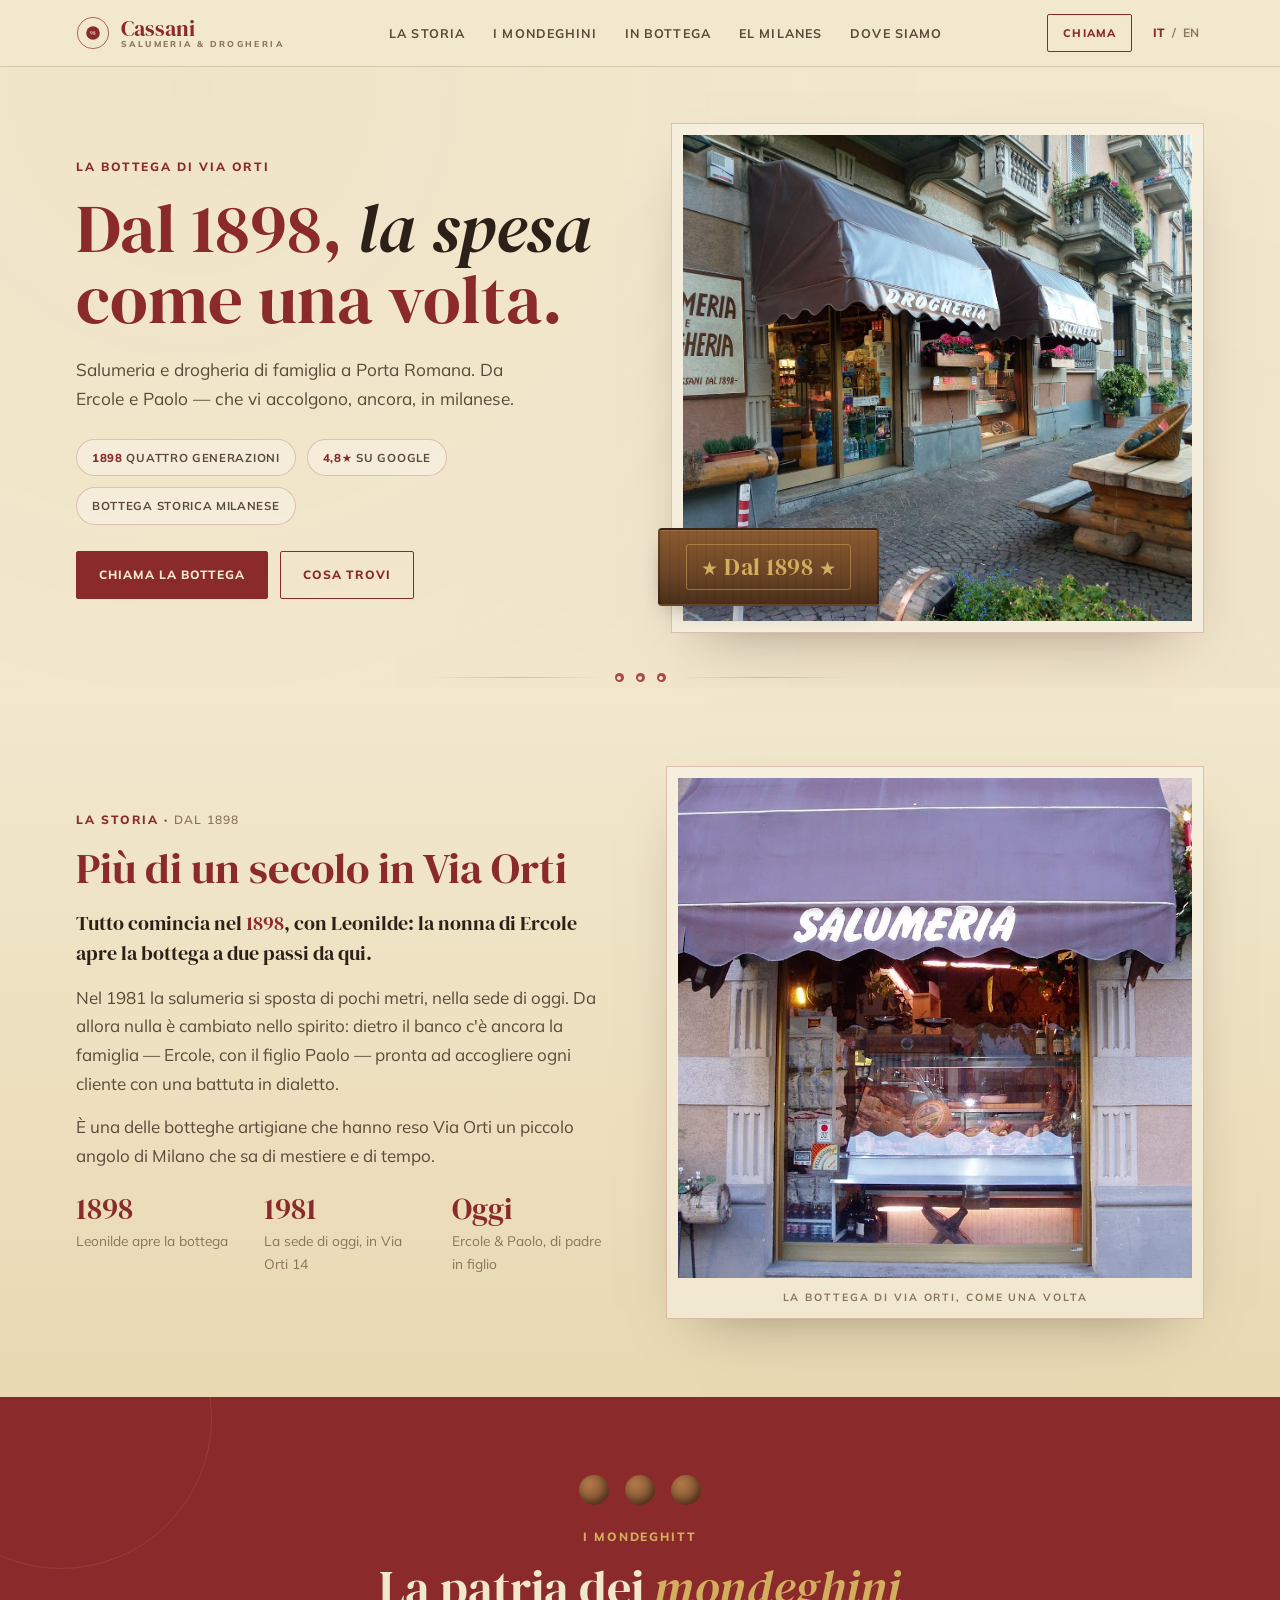
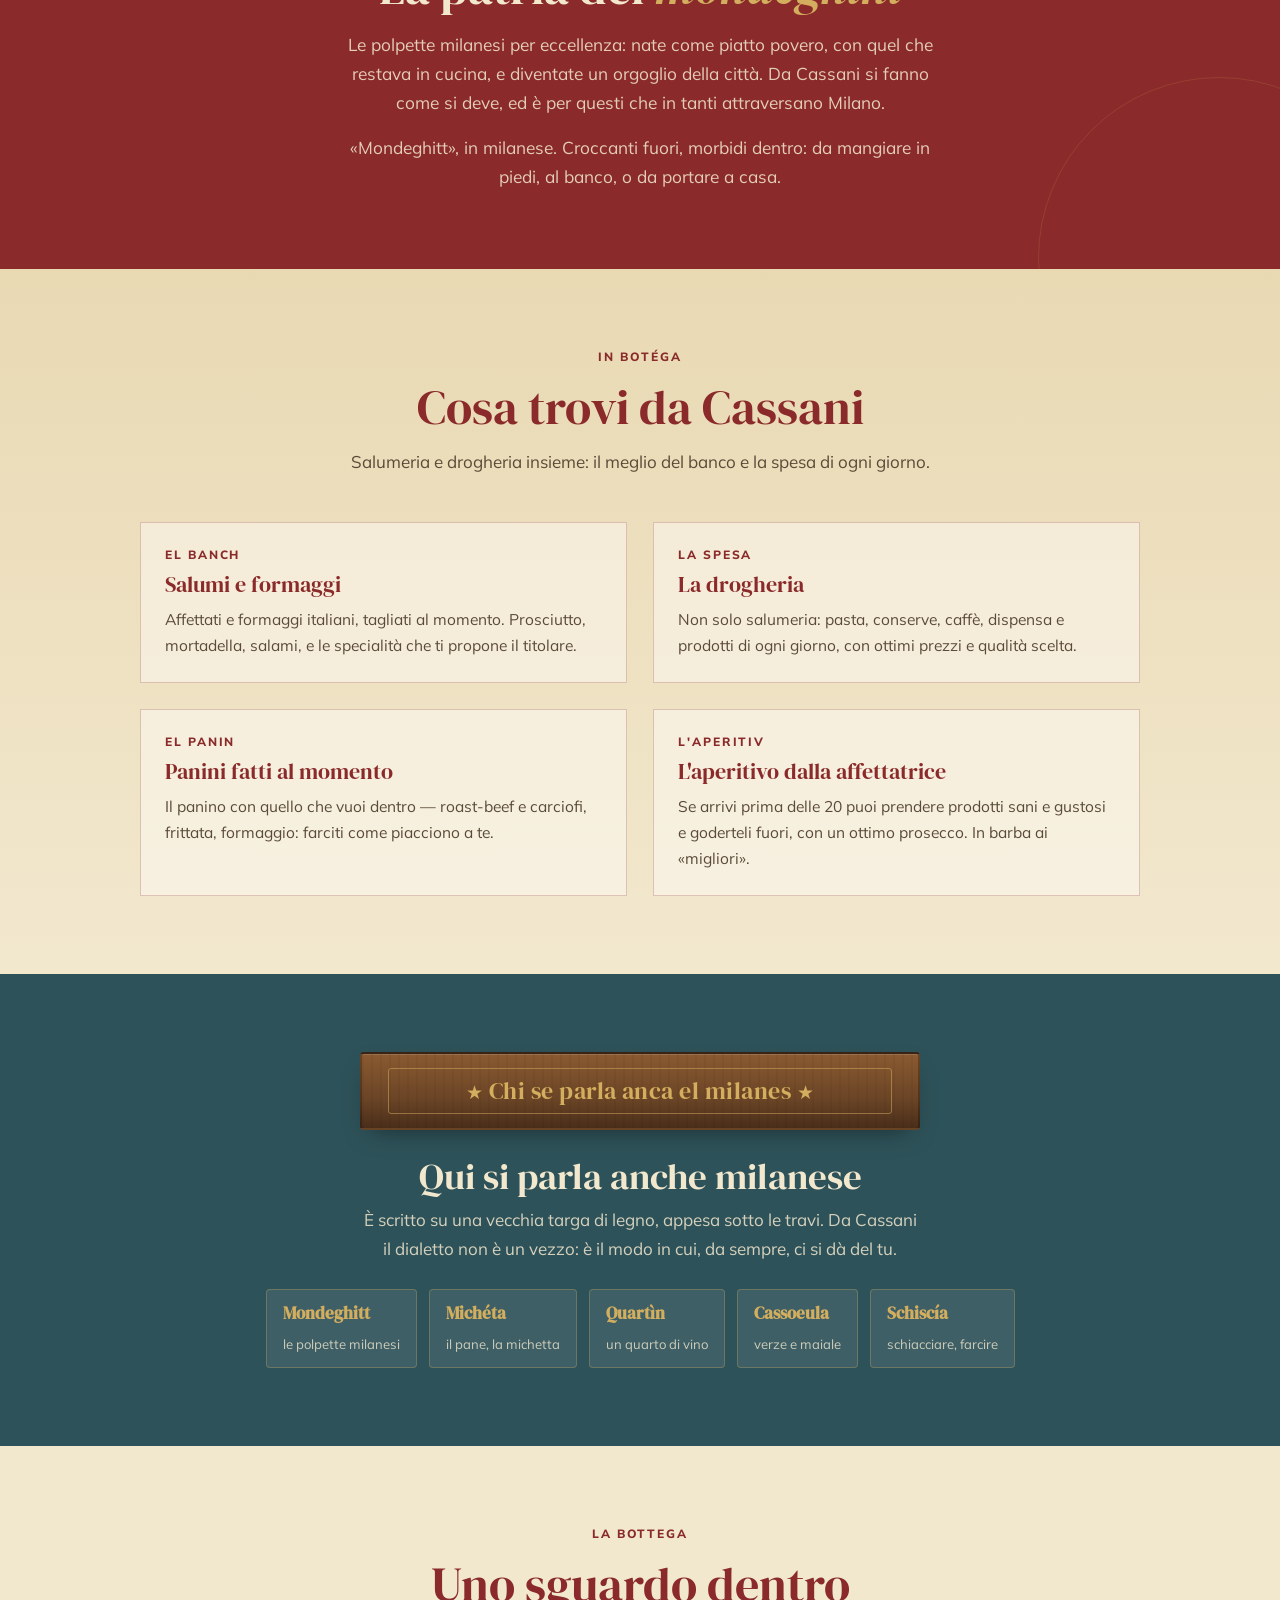
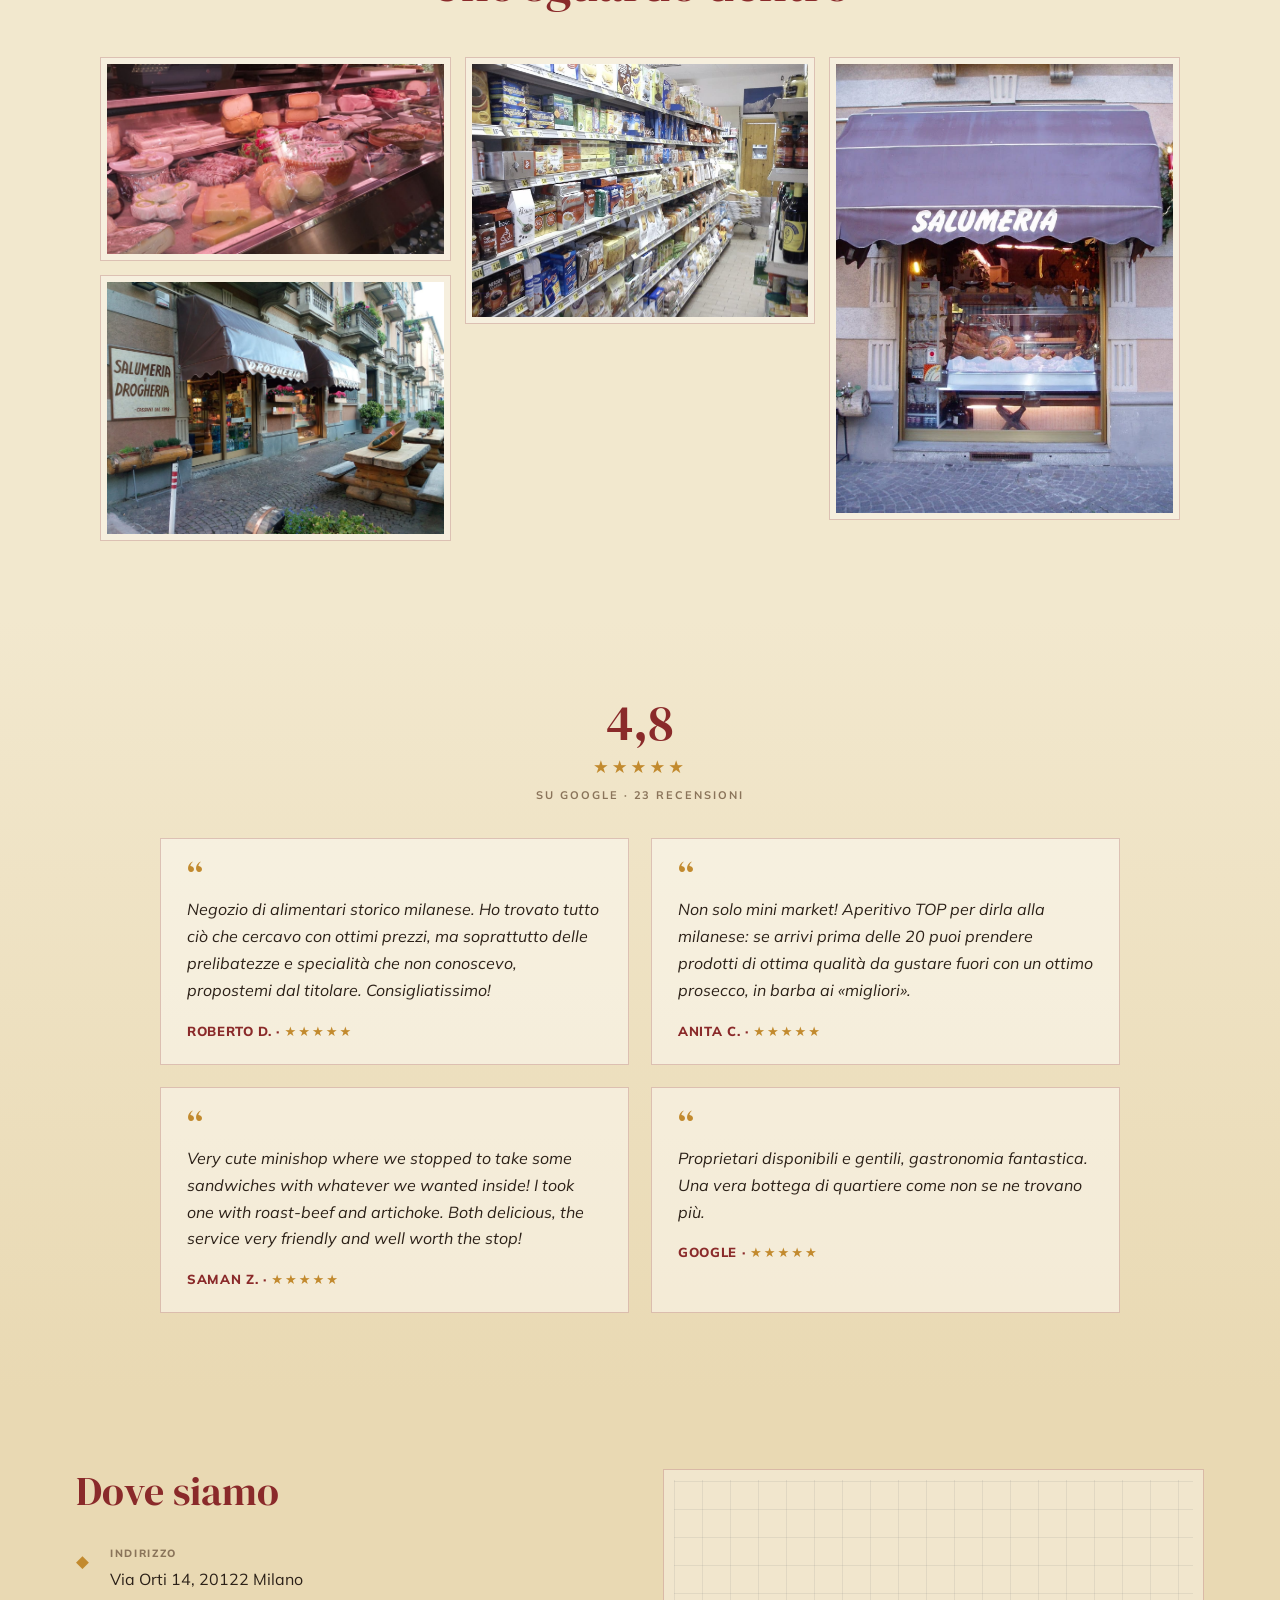
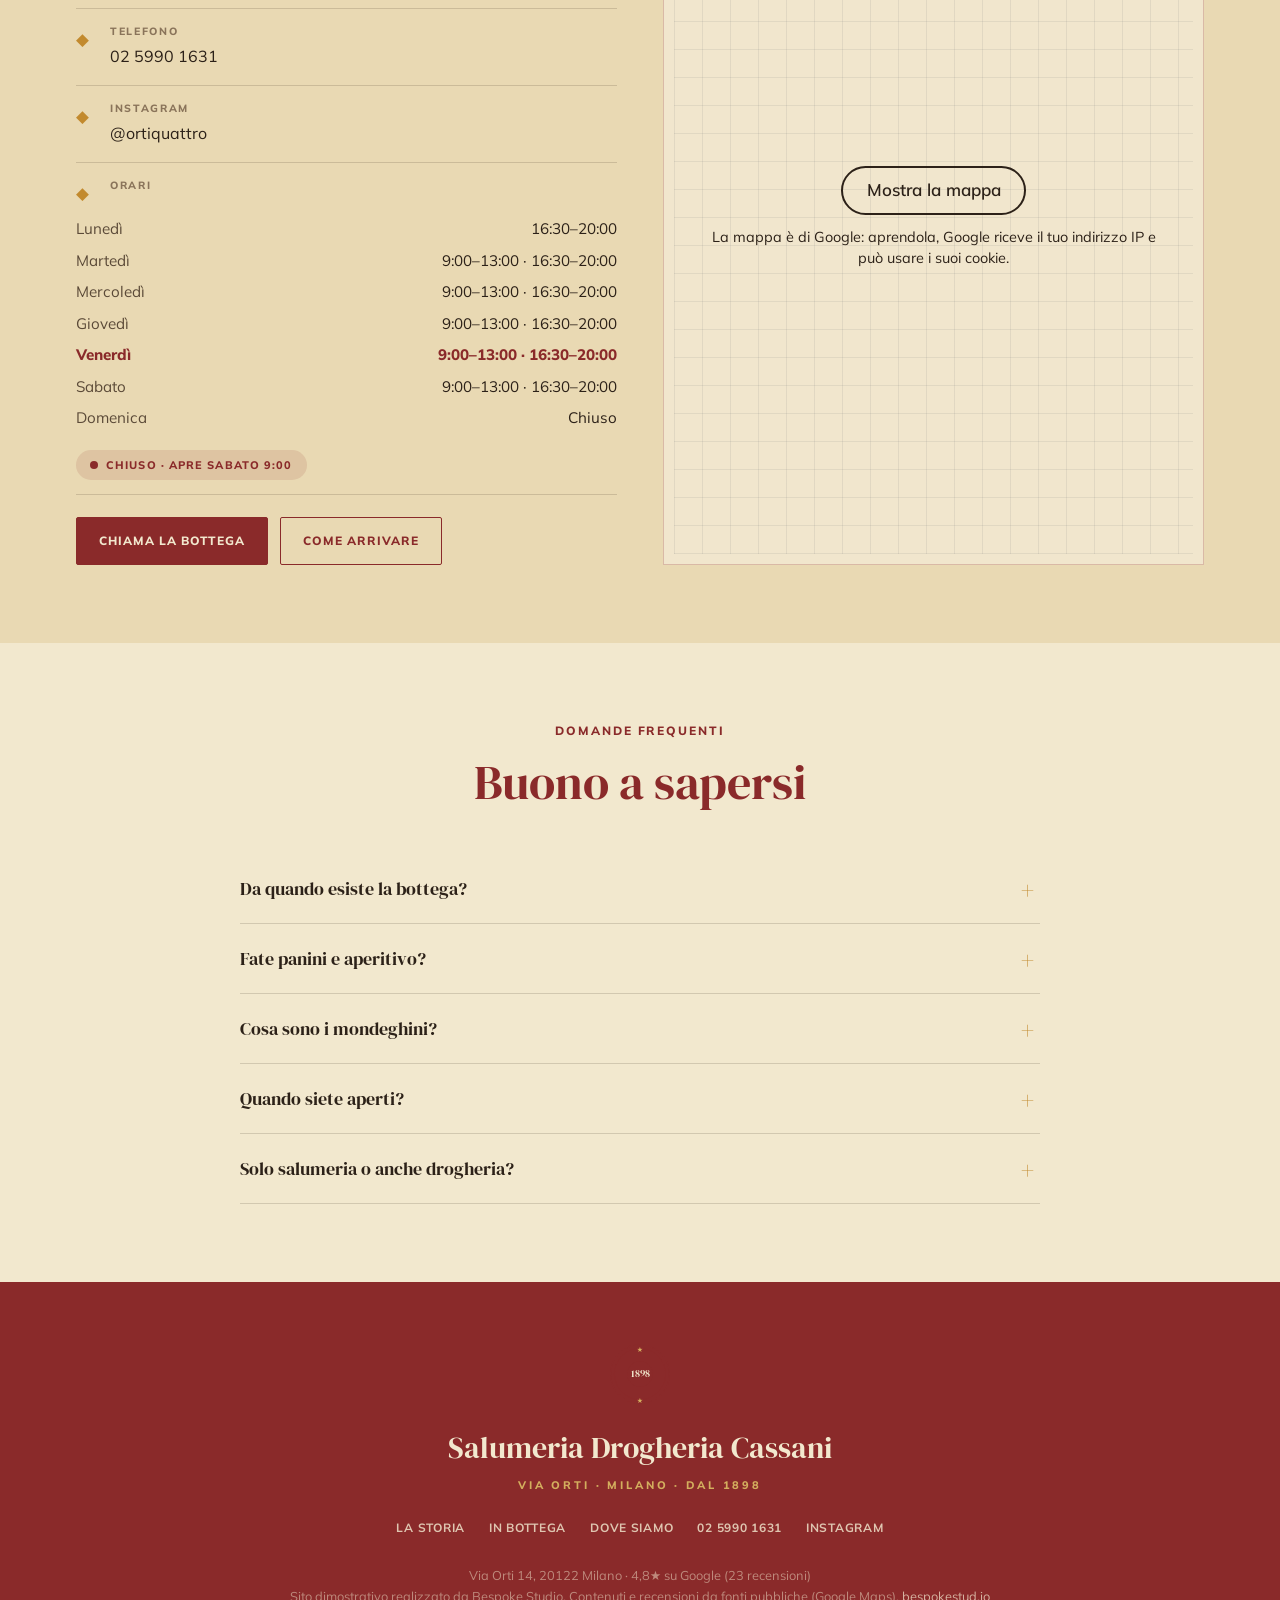
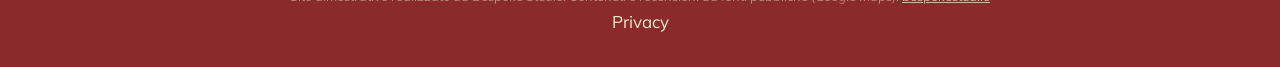
<file: index.html>
<!DOCTYPE html>
<html lang="it">
<head>
<meta charset="UTF-8">
<meta name="viewport" content="width=device-width, initial-scale=1.0">
<meta name="robots" content="noindex">
<title>Salumeria Drogheria Cassani — la bottega di Via Orti, dal 1898</title>
<meta name="description" content="Salumeria e drogheria di famiglia a Milano dal 1898, in Via Orti a Porta Romana. La patria dei mondeghini, salumi, formaggi, panini e l'aperitivo dalla affettatrice. Da Ercole e Paolo.">
<link rel="stylesheet" href="fonts/fonts.css?v=1">
<link rel="stylesheet" href="css/styles.css?v=1">
<link rel="icon" href="data:image/svg+xml,<svg xmlns='http://www.w3.org/2000/svg' viewBox='0 0 100 100'><circle cx='50' cy='50' r='46' fill='none' stroke='%238A2A2A' stroke-width='5'/><circle cx='50' cy='50' r='20' fill='%238A2A2A'/></svg>">
</head>
<body>

<!-- intro -->
<div id="intro">
  <span class="seal"><svg class="seal-lg" viewBox="0 0 100 100"><circle class="ring" cx="50" cy="50" r="46"/><circle class="ring2" cx="50" cy="50" r="40"/><text class="star" x="50" y="15" text-anchor="middle" font-size="11">★</text><text class="star" x="50" y="95" text-anchor="middle" font-size="11">★</text><circle class="mid" cx="50" cy="50" r="20"/><text class="yr" x="50" y="55">1898</text></svg></span>
  <div class="i-name">Salumeria Drogheria<br>Cassani</div>
  <div class="i-sub">Via Orti · Milano</div>
</div>

<!-- header -->
<header>
  <nav class="nav wrap">
    <a class="brand" href="#hero" aria-label="Salumeria Drogheria Cassani">
      <span class="seal"><svg class="seal-lg" viewBox="0 0 100 100"><circle class="ring" cx="50" cy="50" r="46"/><circle class="mid" cx="50" cy="50" r="20"/><text class="yr" x="50" y="55">98</text></svg></span>
      <b>Cassani<span>Salumeria &amp; Drogheria</span></b>
    </a>
    <div class="nav-links" id="navlinks">
      <a href="#storia" data-i18n="nav.storia">La storia</a>
      <a href="#mondeghini" data-i18n="nav.mond">I mondeghini</a>
      <a href="#bottega" data-i18n="nav.bottega">In bottega</a>
      <a href="#dialetto" data-i18n="nav.dial">El milanes</a>
      <a href="#dove" data-i18n="nav.dove">Dove siamo</a>
    </div>
    <div style="display:flex;align-items:center;gap:16px">
      <a class="nav-cta" href="tel:+390259901631" data-i18n="nav.cta">Chiama</a>
      <div class="lang"><button data-lang="it" class="on">IT</button><span>/</span><button data-lang="en">EN</button></div>
      <button class="burger" id="burger" aria-label="Menu"><span></span><span></span><span></span></button>
    </div>
  </nav>
</header>

<main>

<!-- HERO -->
<section id="hero">
  <div class="wrap hero-grid">
    <div class="hero-copy">
      <div class="hero-kick kick"><span data-i18n="hero.kick">La bottega di Via Orti</span></div>
      <h1 data-i18n="hero.h1">Dal 1898, <em>la spesa</em> come una volta.</h1>
      <p class="hero-lead" data-i18n="hero.lead">Salumeria e drogheria di famiglia a Porta Romana. Da Ercole e Paolo — che vi accolgono, ancora, in milanese.</p>
      <div class="hero-pills">
        <span class="pill"><b>1898</b> <span data-i18n="hero.p1">quattro generazioni</span></span>
        <span class="pill"><b>4,8★</b> <span data-i18n="hero.p2">su Google</span></span>
        <span class="pill" data-i18n="hero.p3">Bottega storica milanese</span>
      </div>
      <div class="hero-cta">
        <a class="btn btn-solid" href="tel:+390259901631" data-i18n="hero.cta1">Chiama la bottega</a>
        <a class="btn btn-ghost" href="#bottega" data-i18n="hero.cta2">Cosa trovi</a>
      </div>
    </div>
    <div class="hero-photo reveal">
      <img src="img/facciata.jpg" alt="La facciata storica della Salumeria Drogheria Cassani dal 1898 in Via Orti" loading="eager">
      <div class="tag wood-sign"><div class="ws-in"><div class="ws-txt"><span class="ws-star">★</span> Dal 1898 <span class="ws-star">★</span></div></div></div>
    </div>
  </div>
</section>

<div class="divider"><div class="rule"><i></i><i></i><i></i></div></div>

<!-- STORIA -->
<section id="storia">
  <div class="wrap storia-grid">
    <div class="storia-copy reveal">
      <span class="kick"><span data-i18n="storia.kick">La storia</span> · <span class="it" data-i18n="storia.kickit">dal 1898</span></span>
      <h2 data-i18n="storia.h2">Più di un secolo in Via Orti</h2>
      <p class="lead" data-i18n="storia.lead">Tutto comincia nel <b>1898</b>, con Leonilde: la nonna di Ercole apre la bottega a due passi da qui.</p>
      <p data-i18n="storia.p1">Nel 1981 la salumeria si sposta di pochi metri, nella sede di oggi. Da allora nulla è cambiato nello spirito: dietro il banco c'è ancora la famiglia — Ercole, con il figlio Paolo — pronta ad accogliere ogni cliente con una battuta in dialetto.</p>
      <p data-i18n="storia.p2">È una delle botteghe artigiane che hanno reso Via Orti un piccolo angolo di Milano che sa di mestiere e di tempo.</p>
      <div class="gens">
        <div class="gen"><div class="n">1898</div><div class="l" data-i18n="storia.g1">Leonilde apre la bottega</div></div>
        <div class="gen"><div class="n">1981</div><div class="l" data-i18n="storia.g2">La sede di oggi, in Via Orti 14</div></div>
        <div class="gen"><div class="n" data-i18n="storia.g3n">Oggi</div><div class="l" data-i18n="storia.g3">Ercole &amp; Paolo, di padre in figlio</div></div>
      </div>
    </div>
    <figure class="storia-photo reveal">
      <img src="img/storefront.jpg" alt="L'ingresso della salumeria con la tenda e il banco a vista">
      <figcaption data-i18n="storia.cap">La bottega di Via Orti, come una volta</figcaption>
    </figure>
  </div>
</section>

<!-- MONDEGHINI (signature) -->
<section id="mondeghini">
  <div class="mond-inner wrap reveal">
    <div class="mond-balls" aria-hidden="true"><i></i><i></i><i></i></div>
    <span class="kick"><span data-i18n="mond.kick">I mondeghitt</span></span>
    <h2 data-i18n="mond.h2">La patria dei <em>mondeghini</em></h2>
    <p data-i18n="mond.p1">Le polpette milanesi per eccellenza: nate come piatto povero, con quel che restava in cucina, e diventate un orgoglio della città. Da Cassani si fanno come si deve, ed è per questi che in tanti attraversano Milano.</p>
    <p data-i18n="mond.p2">«Mondeghitt», in milanese. Croccanti fuori, morbidi dentro: da mangiare in piedi, al banco, o da portare a casa.</p>
  </div>
</section>

<!-- IN BOTTEGA -->
<section id="bottega">
  <div class="wrap">
    <div class="sec-head reveal">
      <span class="kick"><span data-i18n="bottega.kick">In botéga</span></span>
      <h2 data-i18n="bottega.h2">Cosa trovi da Cassani</h2>
      <p data-i18n="bottega.sub">Salumeria e drogheria insieme: il meglio del banco e la spesa di ogni giorno.</p>
    </div>
    <div class="trovi">
      <div class="trovi-card reveal">
        <div class="bd">
          <span class="kick"><span data-i18n="bottega.c1k">El banch</span></span>
          <h3 data-i18n="bottega.c1h">Salumi e formaggi</h3>
          <p data-i18n="bottega.c1p">Affettati e formaggi italiani, tagliati al momento. Prosciutto, mortadella, salami, e le specialità che ti propone il titolare.</p>
        </div>
      </div>
      <div class="trovi-card reveal">
        <div class="bd">
          <span class="kick"><span data-i18n="bottega.c2k">La spesa</span></span>
          <h3 data-i18n="bottega.c2h">La drogheria</h3>
          <p data-i18n="bottega.c2p">Non solo salumeria: pasta, conserve, caffè, dispensa e prodotti di ogni giorno, con ottimi prezzi e qualità scelta.</p>
        </div>
      </div>
      <div class="trovi-card reveal">
        <div class="bd">
          <span class="kick"><span data-i18n="bottega.c3k">El panin</span></span>
          <h3 data-i18n="bottega.c3h">Panini fatti al momento</h3>
          <p data-i18n="bottega.c3p">Il panino con quello che vuoi dentro — roast-beef e carciofi, frittata, formaggio: farciti come piacciono a te.</p>
        </div>
      </div>
      <div class="trovi-card reveal">
        <div class="bd">
          <span class="kick"><span data-i18n="bottega.c4k">L'aperitiv</span></span>
          <h3 data-i18n="bottega.c4h">L'aperitivo dalla affettatrice</h3>
          <p data-i18n="bottega.c4p">Se arrivi prima delle 20 puoi prendere prodotti sani e gustosi e goderteli fuori, con un ottimo prosecco. In barba ai «migliori».</p>
        </div>
      </div>
    </div>
  </div>
</section>

<!-- DIALETTO (signature band) -->
<section id="dialetto">
  <div class="dial-inner wrap reveal">
    <div class="wood-sign"><div class="ws-in"><div class="ws-txt"><span class="ws-star">★</span> Chi se parla anca el milanes <span class="ws-star">★</span></div></div></div>
    <h2 data-i18n="dial.h2">Qui si parla anche milanese</h2>
    <p data-i18n="dial.p1">È scritto su una vecchia targa di legno, appesa sotto le travi. Da Cassani il dialetto non è un vezzo: è il modo in cui, da sempre, ci si dà del tu.</p>
    <div class="glossa">
      <div><b>Mondeghitt</b><span data-i18n="dial.w1">le polpette milanesi</span></div>
      <div><b>Michéta</b><span data-i18n="dial.w2">il pane, la michetta</span></div>
      <div><b>Quartìn</b><span data-i18n="dial.w3">un quarto di vino</span></div>
      <div><b>Cassoeula</b><span data-i18n="dial.w4">verze e maiale</span></div>
      <div><b>Schisc&iacute;a</b><span data-i18n="dial.w5">schiacciare, farcire</span></div>
    </div>
  </div>
</section>

<!-- GALLERY -->
<section id="gallery-sec">
  <div class="wrap">
    <div class="sec-head reveal">
      <span class="kick"><span data-i18n="gal.kick">La bottega</span></span>
      <h2 data-i18n="gal.h2">Uno sguardo dentro</h2>
    </div>
    <div class="gallery reveal">
      <figure><img src="img/banco.jpg" alt="Il banco dei salumi e dei formaggi" loading="lazy"></figure>
      <figure><img src="img/facciata.jpg" alt="La facciata della salumeria dal 1898" loading="lazy"></figure>
      <figure><img src="img/drogheria.jpg" alt="Gli scaffali della drogheria" loading="lazy"></figure>
      <figure><img src="img/storefront.jpg" alt="L'ingresso della bottega con la tenda" loading="lazy"></figure>
    </div>
  </div>
</section>

<!-- RECENSIONI -->
<section id="recensioni">
  <div class="wrap">
    <div class="rev-top reveal">
      <div class="rev-score">4,8</div>
      <div class="rev-stars">★★★★★</div>
      <div class="rev-src" data-i18n="rev.src">Su Google · 23 recensioni</div>
    </div>
    <div class="rev-grid">
      <div class="rev-card reveal">
        <div class="q">“</div>
        <p data-i18n="rev.q1">Negozio di alimentari storico milanese. Ho trovato tutto ciò che cercavo con ottimi prezzi, ma soprattutto delle prelibatezze e specialità che non conoscevo, propostemi dal titolare. Consigliatissimo!</p>
        <div class="who">Roberto D. · <span class="st">★★★★★</span></div>
      </div>
      <div class="rev-card reveal">
        <div class="q">“</div>
        <p data-i18n="rev.q2">Non solo mini market! Aperitivo TOP per dirla alla milanese: se arrivi prima delle 20 puoi prendere prodotti di ottima qualità da gustare fuori con un ottimo prosecco, in barba ai «migliori».</p>
        <div class="who">Anita C. · <span class="st">★★★★★</span></div>
      </div>
      <div class="rev-card reveal">
        <div class="q">“</div>
        <p data-i18n="rev.q3">Very cute minishop where we stopped to take some sandwiches with whatever we wanted inside! I took one with roast-beef and artichoke. Both delicious, the service very friendly and well worth the stop!</p>
        <div class="who">Saman Z. · <span class="st">★★★★★</span></div>
      </div>
      <div class="rev-card reveal">
        <div class="q">“</div>
        <p data-i18n="rev.q4">Proprietari disponibili e gentili, gastronomia fantastica. Una vera bottega di quartiere come non se ne trovano più.</p>
        <div class="who">Google · <span class="st">★★★★★</span></div>
      </div>
    </div>
  </div>
</section>

<!-- DOVE -->
<section id="dove">
  <div class="wrap dove-grid">
    <div class="dove-info reveal">
      <h2 data-i18n="dove.h2">Dove siamo</h2>
      <div class="info-row"><span class="ic">◆</span><div><div class="lb" data-i18n="dove.addr">Indirizzo</div>
        <a class="vl" href="https://maps.google.com/?q=Salumeria+Drogheria+Cassani+Via+Orti+14+Milano" target="_blank" rel="noopener">Via Orti 14, 20122 Milano</a></div></div>
      <div class="info-row"><span class="ic">◆</span><div><div class="lb" data-i18n="dove.phone">Telefono</div>
        <a class="vl" href="tel:+390259901631">02 5990 1631</a></div></div>
      <div class="info-row"><span class="ic">◆</span><div><div class="lb">Instagram</div>
        <a class="vl" href="https://instagram.com/ortiquattro" target="_blank" rel="noopener">@ortiquattro</a></div></div>
      <div class="info-row" style="flex-direction:column;gap:6px">
        <div style="display:flex;gap:14px"><span class="ic">◆</span><div class="lb" data-i18n="dove.hours">Orari</div></div>
        <div id="hours" style="width:100%"></div>
        <div id="statusbox"></div>
      </div>
      <div class="cta-row">
        <a class="btn btn-solid" href="tel:+390259901631" data-i18n="dove.call">Chiama la bottega</a>
        <a class="btn btn-ghost" href="https://maps.google.com/?q=Salumeria+Drogheria+Cassani+Via+Orti+14+Milano" target="_blank" rel="noopener" data-i18n="dove.dir">Come arrivare</a>
      </div>
    </div>
    <div class="dove-map reveal">
      <div class="mappa-clic" data-mappa-clic style="--mappa-h: 320px"><template><iframe title="Mappa Salumeria Drogheria Cassani" loading="lazy" referrerpolicy="no-referrer-when-downgrade"
        src="https://www.google.com/maps?q=Salumeria+Drogheria+Cassani+Via+Orti+14+Milano&output=embed"></iframe></template><div class="mappa-clic__velo"><a class="mappa-clic__btn" href="https://maps.google.com/?q=Salumeria+Drogheria+Cassani+Via+Orti+14+Milano" target="_blank" rel="noopener">Mostra la mappa</a><p class="mappa-clic__nota">La mappa è di Google: aprendola, Google riceve il tuo indirizzo IP e può usare i suoi cookie.</p></div></div>
    </div>
  </div>
</section>

<!-- FAQ -->
<section id="faq">
  <div class="wrap">
    <div class="sec-head reveal">
      <span class="kick"><span data-i18n="faq.kick">Domande frequenti</span></span>
      <h2 data-i18n="faq.h2">Buono a sapersi</h2>
    </div>
    <div class="faq-list reveal">
      <div class="faq-item"><button class="faq-q" data-i18n="faq.q1">Da quando esiste la bottega?</button><div class="faq-a"><p data-i18n="faq.a1">Dal 1898: la aprì Leonilde, la nonna di Ercole. Nel 1981 si è spostata di pochi metri, nella sede attuale di Via Orti 14.</p></div></div>
      <div class="faq-item"><button class="faq-q" data-i18n="faq.q2">Fate panini e aperitivo?</button><div class="faq-a"><p data-i18n="faq.a2">Sì: panini farciti al momento con quello che scegli, e l'aperitivo «dalla affettatrice» — prodotti da gustare con un buon prosecco. Meglio arrivare prima delle 20.</p></div></div>
      <div class="faq-item"><button class="faq-q" data-i18n="faq.q3">Cosa sono i mondeghini?</button><div class="faq-a"><p data-i18n="faq.a3">Sono le polpette milanesi («mondeghitt» in dialetto): un piatto povero della tradizione, e una delle nostre specialità.</p></div></div>
      <div class="faq-item"><button class="faq-q" data-i18n="faq.q4">Quando siete aperti?</button><div class="faq-a"><p data-i18n="faq.a4">Da martedì a sabato 9–13 e 16:30–20; il lunedì solo il pomeriggio (16:30–20). Domenica chiuso.</p></div></div>
      <div class="faq-item"><button class="faq-q" data-i18n="faq.q5">Solo salumeria o anche drogheria?</button><div class="faq-a"><p data-i18n="faq.a5">Tutte e due: salumi e formaggi al banco, ma anche pasta, conserve, caffè e la spesa di ogni giorno.</p></div></div>
    </div>
  </div>
</section>

</main>

<!-- FOOTER -->
<footer>
  <span class="seal"><svg class="seal-lg" viewBox="0 0 100 100"><circle class="ring" cx="50" cy="50" r="46"/><circle class="ring2" cx="50" cy="50" r="40"/><text class="star" x="50" y="15" text-anchor="middle" font-size="11">★</text><text class="star" x="50" y="95" text-anchor="middle" font-size="11">★</text><circle class="mid" cx="50" cy="50" r="20"/><text class="yr" x="50" y="55">1898</text></svg></span>
  <div class="f-name">Salumeria Drogheria Cassani</div>
  <div class="f-sub" data-i18n="foot.sub">Via Orti · Milano · dal 1898</div>
  <div class="f-links">
    <a href="#storia" data-i18n="nav.storia">La storia</a>
    <a href="#bottega" data-i18n="nav.bottega">In bottega</a>
    <a href="#dove" data-i18n="nav.dove">Dove siamo</a>
    <a href="tel:+390259901631">02 5990 1631</a>
    <a href="https://instagram.com/ortiquattro" target="_blank" rel="noopener">Instagram</a>
  </div>
  <div class="f-fine">
    Via Orti 14, 20122 Milano · <span data-i18n="foot.rating">4,8★ su Google (23 recensioni)</span><br>
    <span data-i18n="foot.demo">Sito dimostrativo realizzato da Bespoke Studio. Contenuti e recensioni da fonti pubbliche (Google Maps).</span>
    <a href="https://bespokestud.io" target="_blank" rel="noopener">bespokestud.io</a>
  </div>
  <p class="privacy-link"><a href="privacy.html">Privacy</a></p>
</footer>

<!-- action bar -->
<div class="actionbar">
  <a class="a-call" href="tel:+390259901631"><span data-i18n="ab.call">Chiama</span><span class="a-state" id="ab-state"></span></a>
  <a class="a-map" href="https://maps.google.com/?q=Salumeria+Drogheria+Cassani+Via+Orti+14+Milano" target="_blank" rel="noopener" data-i18n="ab.map">Mappa</a>
</div>

<script src="js/main.js?v=1"></script>
<script src="js/mappa-clic.js?v=1" defer></script>
</body>
</html>
</file>
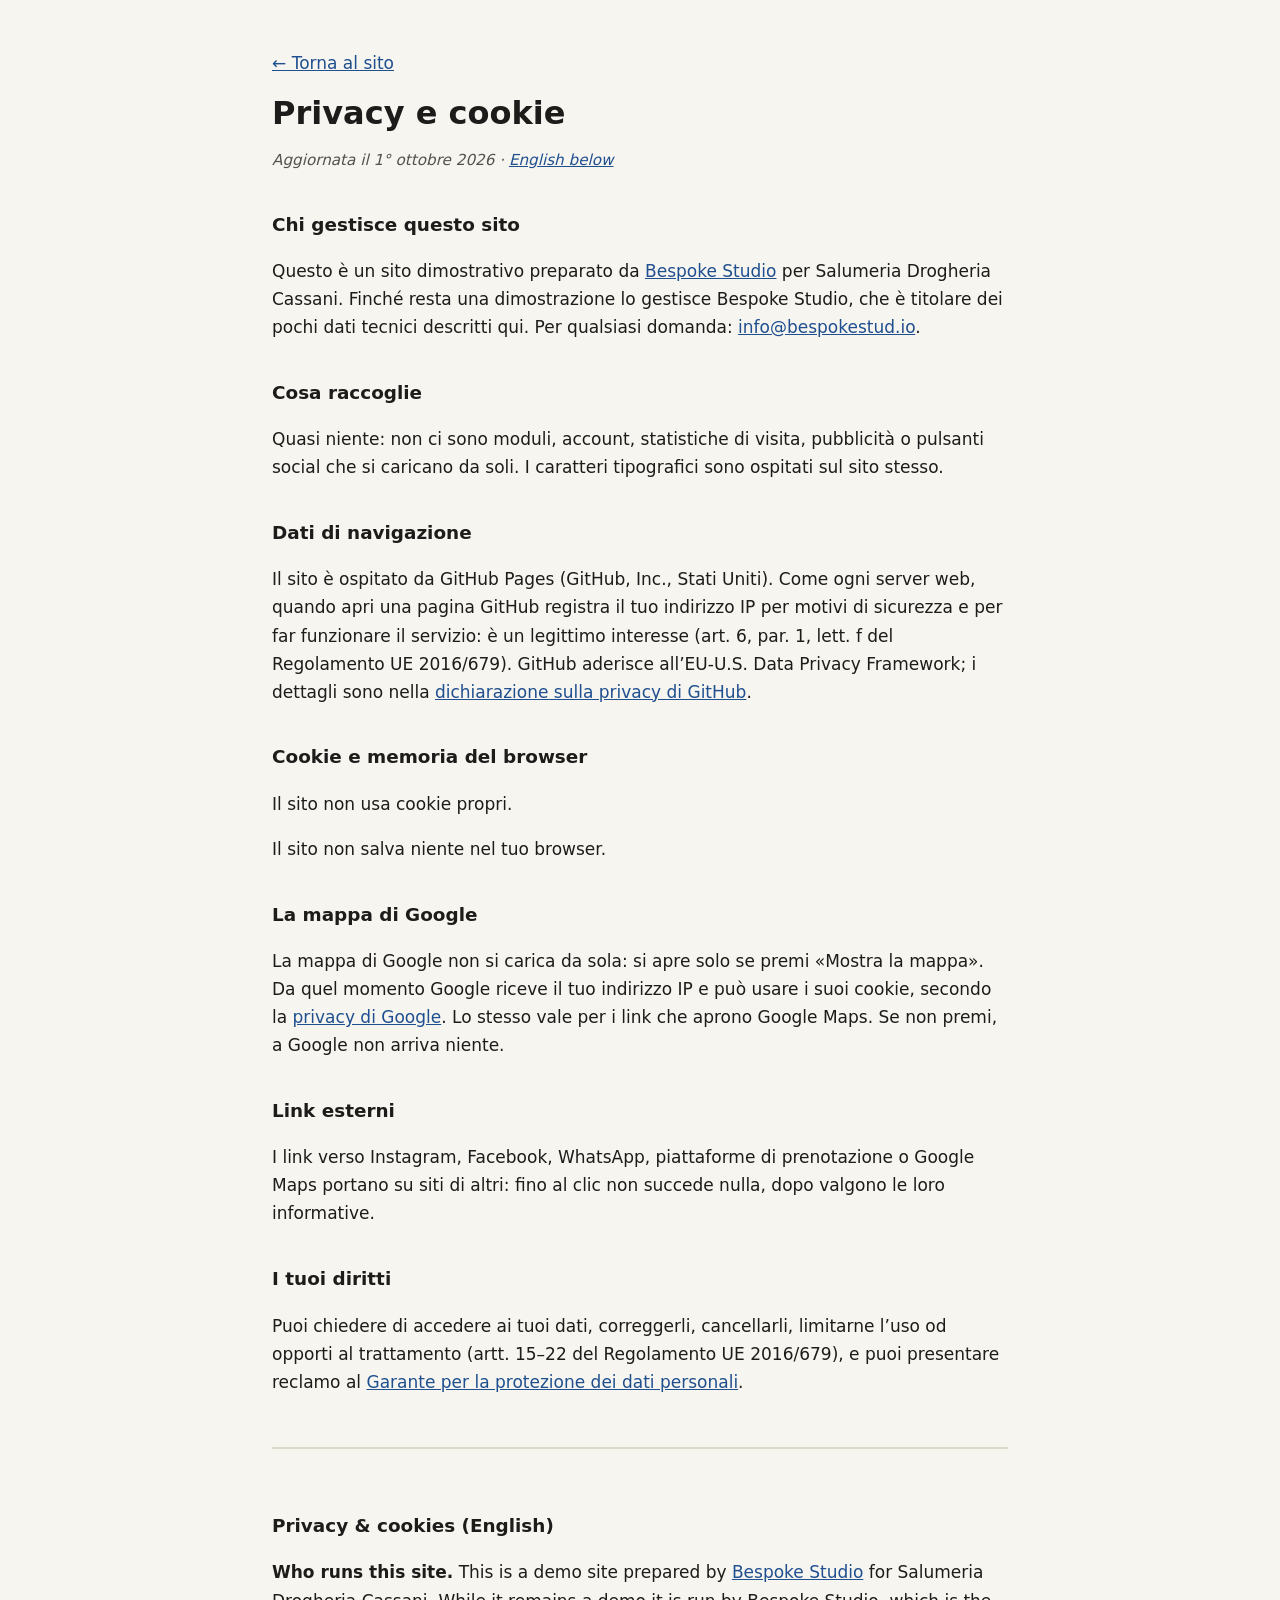
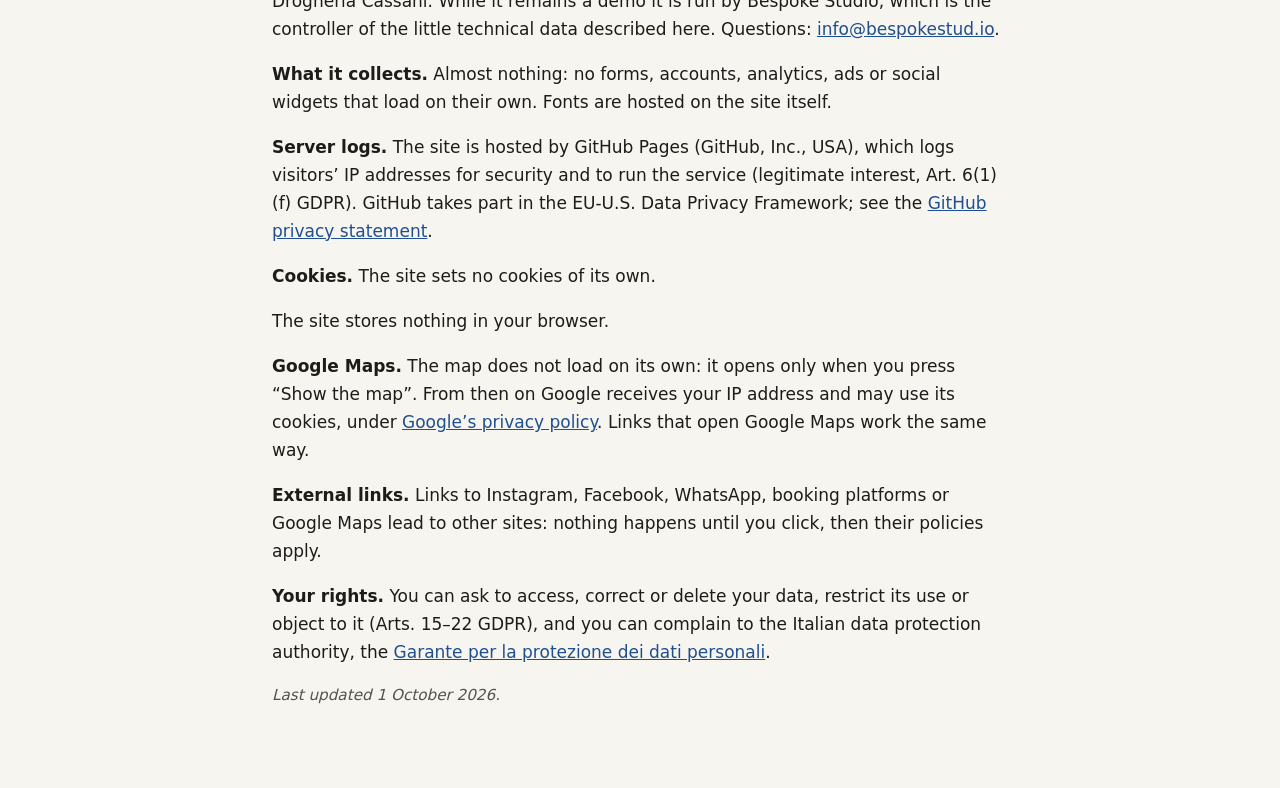
<file: privacy.html>
<!DOCTYPE html>
<html lang="it">
<head>
  <meta charset="UTF-8">
  <meta name="viewport" content="width=device-width, initial-scale=1.0">
  <meta name="robots" content="noindex">
  <title>Privacy e cookie · Salumeria Drogheria Cassani</title>
  <meta name="description" content="Informativa privacy e cookie del sito Salumeria Drogheria Cassani.">
  <style>
    body { margin: 0; background: #f7f5f0; color: #1d1c1a; font: 17px/1.65 system-ui, -apple-system, "Segoe UI", Roboto, sans-serif; }
    main { max-width: 46rem; margin: 0 auto; padding: 32px 20px 64px; }
    h1 { font-size: 2rem; line-height: 1.2; margin: 0.4em 0 0.2em; }
    h2 { font-size: 1.15rem; margin: 2em 0 0.4em; }
    a { color: #1f4f8f; }
    .data { color: #55524c; font-style: italic; font-size: 0.95rem; }
    .en { margin-top: 3em; padding-top: 1.5em; border-top: 2px solid #ddd8cc; }
    code { font-size: 0.9em; background: #ebe7dc; padding: 0 4px; border-radius: 3px; }
  </style>
</head>
<body>
<main>
  <p><a href="index.html">← Torna al sito</a></p>
  <h1>Privacy e cookie</h1>
  <p class="data">Aggiornata il 1° ottobre 2026 · <a href="#english" lang="en">English below</a></p>
  <h2>Chi gestisce questo sito</h2>
  <p>Questo è un sito dimostrativo preparato da <a href="https://bespokestud.io" rel="noopener">Bespoke Studio</a> per Salumeria Drogheria Cassani. Finché resta una dimostrazione lo gestisce Bespoke Studio, che è titolare dei pochi dati tecnici descritti qui. Per qualsiasi domanda: <a href="mailto:info@bespokestud.io">info@bespokestud.io</a>.</p>
  <h2>Cosa raccoglie</h2>
  <p>Quasi niente: non ci sono moduli, account, statistiche di visita, pubblicità o pulsanti social che si caricano da soli. I caratteri tipografici sono ospitati sul sito stesso.</p>
  <h2>Dati di navigazione</h2>
  <p>Il sito è ospitato da GitHub Pages (GitHub, Inc., Stati Uniti). Come ogni server web, quando apri una pagina GitHub registra il tuo indirizzo IP per motivi di sicurezza e per far funzionare il servizio: è un legittimo interesse (art. 6, par. 1, lett. f del Regolamento UE 2016/679). GitHub aderisce all’EU-U.S. Data Privacy Framework; i dettagli sono nella <a href="https://docs.github.com/site-policy/privacy-policies/github-general-privacy-statement" rel="noopener">dichiarazione sulla privacy di GitHub</a>.</p>
  
  <h2>Cookie e memoria del browser</h2>
  <p>Il sito non usa cookie propri.</p>
  <p>Il sito non salva niente nel tuo browser.</p>
  <h2>La mappa di Google</h2>
  <p>La mappa di Google non si carica da sola: si apre solo se premi «Mostra la mappa». Da quel momento Google riceve il tuo indirizzo IP e può usare i suoi cookie, secondo la <a href="https://policies.google.com/privacy?hl=it" rel="noopener">privacy di Google</a>. Lo stesso vale per i link che aprono Google Maps. Se non premi, a Google non arriva niente.</p>
  <h2>Link esterni</h2>
  <p>I link verso Instagram, Facebook, WhatsApp, piattaforme di prenotazione o Google Maps portano su siti di altri: fino al clic non succede nulla, dopo valgono le loro informative.</p>
  
  <h2>I tuoi diritti</h2>
  <p>Puoi chiedere di accedere ai tuoi dati, correggerli, cancellarli, limitarne l’uso od opporti al trattamento (artt. 15–22 del Regolamento UE 2016/679), e puoi presentare reclamo al <a href="https://www.garanteprivacy.it" rel="noopener">Garante per la protezione dei dati personali</a>.</p>
  <div class="en" id="english" lang="en">
    <h2>Privacy &amp; cookies (English)</h2>
    <p><strong>Who runs this site.</strong> This is a demo site prepared by <a href="https://bespokestud.io" rel="noopener">Bespoke Studio</a> for Salumeria Drogheria Cassani. While it remains a demo it is run by Bespoke Studio, which is the controller of the little technical data described here. Questions: <a href="mailto:info@bespokestud.io">info@bespokestud.io</a>.</p>
    <p><strong>What it collects.</strong> Almost nothing: no forms, accounts, analytics, ads or social widgets that load on their own. Fonts are hosted on the site itself.</p>
    <p><strong>Server logs.</strong> The site is hosted by GitHub Pages (GitHub, Inc., USA), which logs visitors’ IP addresses for security and to run the service (legitimate interest, Art. 6(1)(f) GDPR). GitHub takes part in the EU-U.S. Data Privacy Framework; see the <a href="https://docs.github.com/site-policy/privacy-policies/github-general-privacy-statement" rel="noopener">GitHub privacy statement</a>.</p>
    
    <p><strong>Cookies.</strong> The site sets no cookies of its own.</p>
    <p>The site stores nothing in your browser.</p>
    <p><strong>Google Maps.</strong> The map does not load on its own: it opens only when you press “Show the map”. From then on Google receives your IP address and may use its cookies, under <a href="https://policies.google.com/privacy?hl=en" rel="noopener">Google’s privacy policy</a>. Links that open Google Maps work the same way.</p>
    <p><strong>External links.</strong> Links to Instagram, Facebook, WhatsApp, booking platforms or Google Maps lead to other sites: nothing happens until you click, then their policies apply.</p>
    
    <p><strong>Your rights.</strong> You can ask to access, correct or delete your data, restrict its use or object to it (Arts. 15–22 GDPR), and you can complain to the Italian data protection authority, the <a href="https://www.garanteprivacy.it" rel="noopener">Garante per la protezione dei dati personali</a>.</p>
    <p class="data">Last updated 1 October 2026.</p>
  </div>
</main>
</body>
</html>
</file>
<file: fonts/fonts.css>
/* Caratteri ospitati sul sito: nessuna richiesta a Google Fonts o Fontshare (giro privacy 1/10/2026). Licenze in LICENSE.txt. */
/* latin-ext */
@font-face {
  font-family: 'DM Serif Display';
  font-style: italic;
  font-weight: 400;
  font-display: swap;
  src: url(dmserifdisplay-v17--nFhOHM81r4j6k0gjAW3mujVU2B2G_VB3vD212k.woff2) format('woff2');
  unicode-range: U+0100-02BA, U+02BD-02C5, U+02C7-02CC, U+02CE-02D7, U+02DD-02FF, U+0304, U+0308, U+0329, U+1D00-1DBF, U+1E00-1E9F, U+1EF2-1EFF, U+2020, U+20A0-20AB, U+20AD-20C0, U+2113, U+2C60-2C7F, U+A720-A7FF;
}
/* latin */
@font-face {
  font-family: 'DM Serif Display';
  font-style: italic;
  font-weight: 400;
  font-display: swap;
  src: url(dmserifdisplay-v17--nFhOHM81r4j6k0gjAW3mujVU2B2G_VB0PD2.woff2) format('woff2');
  unicode-range: U+0000-00FF, U+0131, U+0152-0153, U+02BB-02BC, U+02C6, U+02DA, U+02DC, U+0304, U+0308, U+0329, U+2000-206F, U+20AC, U+2122, U+2191, U+2193, U+2212, U+2215, U+FEFF, U+FFFD;
}
/* latin-ext */
@font-face {
  font-family: 'DM Serif Display';
  font-style: normal;
  font-weight: 400;
  font-display: swap;
  src: url(dmserifdisplay-v17--nFnOHM81r4j6k0gjAW3mujVU2B2G_5x0ujy.woff2) format('woff2');
  unicode-range: U+0100-02BA, U+02BD-02C5, U+02C7-02CC, U+02CE-02D7, U+02DD-02FF, U+0304, U+0308, U+0329, U+1D00-1DBF, U+1E00-1E9F, U+1EF2-1EFF, U+2020, U+20A0-20AB, U+20AD-20C0, U+2113, U+2C60-2C7F, U+A720-A7FF;
}
/* latin */
@font-face {
  font-family: 'DM Serif Display';
  font-style: normal;
  font-weight: 400;
  font-display: swap;
  src: url(dmserifdisplay-v17--nFnOHM81r4j6k0gjAW3mujVU2B2G_Bx0g.woff2) format('woff2');
  unicode-range: U+0000-00FF, U+0131, U+0152-0153, U+02BB-02BC, U+02C6, U+02DA, U+02DC, U+0304, U+0308, U+0329, U+2000-206F, U+20AC, U+2122, U+2191, U+2193, U+2212, U+2215, U+FEFF, U+FFFD;
}
/* cyrillic-ext */
@font-face {
  font-family: 'Mulish';
  font-style: italic;
  font-weight: 400;
  font-display: swap;
  src: url(mulish-v18-1Ptwg83HX_SGhgqk2hAjQlW_mEuZ0FsSKeOfFJQ6HTY.woff2) format('woff2');
  unicode-range: U+0460-052F, U+1C80-1C8A, U+20B4, U+2DE0-2DFF, U+A640-A69F, U+FE2E-FE2F;
}
/* cyrillic */
@font-face {
  font-family: 'Mulish';
  font-style: italic;
  font-weight: 400;
  font-display: swap;
  src: url(mulish-v18-1Ptwg83HX_SGhgqk2hAjQlW_mEuZ0FsSKeOfHZQ6HTY.woff2) format('woff2');
  unicode-range: U+0301, U+0400-045F, U+0490-0491, U+04B0-04B1, U+2116;
}
/* vietnamese */
@font-face {
  font-family: 'Mulish';
  font-style: italic;
  font-weight: 400;
  font-display: swap;
  src: url(mulish-v18-1Ptwg83HX_SGhgqk2hAjQlW_mEuZ0FsSKeOfFpQ6HTY.woff2) format('woff2');
  unicode-range: U+0102-0103, U+0110-0111, U+0128-0129, U+0168-0169, U+01A0-01A1, U+01AF-01B0, U+0300-0301, U+0303-0304, U+0308-0309, U+0323, U+0329, U+1EA0-1EF9, U+20AB;
}
/* latin-ext */
@font-face {
  font-family: 'Mulish';
  font-style: italic;
  font-weight: 400;
  font-display: swap;
  src: url(mulish-v18-1Ptwg83HX_SGhgqk2hAjQlW_mEuZ0FsSKeOfF5Q6HTY.woff2) format('woff2');
  unicode-range: U+0100-02BA, U+02BD-02C5, U+02C7-02CC, U+02CE-02D7, U+02DD-02FF, U+0304, U+0308, U+0329, U+1D00-1DBF, U+1E00-1E9F, U+1EF2-1EFF, U+2020, U+20A0-20AB, U+20AD-20C0, U+2113, U+2C60-2C7F, U+A720-A7FF;
}
/* latin */
@font-face {
  font-family: 'Mulish';
  font-style: italic;
  font-weight: 400;
  font-display: swap;
  src: url(mulish-v18-1Ptwg83HX_SGhgqk2hAjQlW_mEuZ0FsSKeOfGZQ6.woff2) format('woff2');
  unicode-range: U+0000-00FF, U+0131, U+0152-0153, U+02BB-02BC, U+02C6, U+02DA, U+02DC, U+0304, U+0308, U+0329, U+2000-206F, U+20AC, U+2122, U+2191, U+2193, U+2212, U+2215, U+FEFF, U+FFFD;
}
/* cyrillic-ext */
@font-face {
  font-family: 'Mulish';
  font-style: normal;
  font-weight: 400;
  font-display: swap;
  src: url(mulish-v18-1Ptvg83HX_SGhgqk0gotcqA.woff2) format('woff2');
  unicode-range: U+0460-052F, U+1C80-1C8A, U+20B4, U+2DE0-2DFF, U+A640-A69F, U+FE2E-FE2F;
}
/* cyrillic */
@font-face {
  font-family: 'Mulish';
  font-style: normal;
  font-weight: 400;
  font-display: swap;
  src: url(mulish-v18-1Ptvg83HX_SGhgqk2wotcqA.woff2) format('woff2');
  unicode-range: U+0301, U+0400-045F, U+0490-0491, U+04B0-04B1, U+2116;
}
/* vietnamese */
@font-face {
  font-family: 'Mulish';
  font-style: normal;
  font-weight: 400;
  font-display: swap;
  src: url(mulish-v18-1Ptvg83HX_SGhgqk0AotcqA.woff2) format('woff2');
  unicode-range: U+0102-0103, U+0110-0111, U+0128-0129, U+0168-0169, U+01A0-01A1, U+01AF-01B0, U+0300-0301, U+0303-0304, U+0308-0309, U+0323, U+0329, U+1EA0-1EF9, U+20AB;
}
/* latin-ext */
@font-face {
  font-family: 'Mulish';
  font-style: normal;
  font-weight: 400;
  font-display: swap;
  src: url(mulish-v18-1Ptvg83HX_SGhgqk0QotcqA.woff2) format('woff2');
  unicode-range: U+0100-02BA, U+02BD-02C5, U+02C7-02CC, U+02CE-02D7, U+02DD-02FF, U+0304, U+0308, U+0329, U+1D00-1DBF, U+1E00-1E9F, U+1EF2-1EFF, U+2020, U+20A0-20AB, U+20AD-20C0, U+2113, U+2C60-2C7F, U+A720-A7FF;
}
/* latin */
@font-face {
  font-family: 'Mulish';
  font-style: normal;
  font-weight: 400;
  font-display: swap;
  src: url(mulish-v18-1Ptvg83HX_SGhgqk3wot.woff2) format('woff2');
  unicode-range: U+0000-00FF, U+0131, U+0152-0153, U+02BB-02BC, U+02C6, U+02DA, U+02DC, U+0304, U+0308, U+0329, U+2000-206F, U+20AC, U+2122, U+2191, U+2193, U+2212, U+2215, U+FEFF, U+FFFD;
}
/* cyrillic-ext */
@font-face {
  font-family: 'Mulish';
  font-style: normal;
  font-weight: 600;
  font-display: swap;
  src: url(mulish-v18-1Ptvg83HX_SGhgqk0gotcqA.woff2) format('woff2');
  unicode-range: U+0460-052F, U+1C80-1C8A, U+20B4, U+2DE0-2DFF, U+A640-A69F, U+FE2E-FE2F;
}
/* cyrillic */
@font-face {
  font-family: 'Mulish';
  font-style: normal;
  font-weight: 600;
  font-display: swap;
  src: url(mulish-v18-1Ptvg83HX_SGhgqk2wotcqA.woff2) format('woff2');
  unicode-range: U+0301, U+0400-045F, U+0490-0491, U+04B0-04B1, U+2116;
}
/* vietnamese */
@font-face {
  font-family: 'Mulish';
  font-style: normal;
  font-weight: 600;
  font-display: swap;
  src: url(mulish-v18-1Ptvg83HX_SGhgqk0AotcqA.woff2) format('woff2');
  unicode-range: U+0102-0103, U+0110-0111, U+0128-0129, U+0168-0169, U+01A0-01A1, U+01AF-01B0, U+0300-0301, U+0303-0304, U+0308-0309, U+0323, U+0329, U+1EA0-1EF9, U+20AB;
}
/* latin-ext */
@font-face {
  font-family: 'Mulish';
  font-style: normal;
  font-weight: 600;
  font-display: swap;
  src: url(mulish-v18-1Ptvg83HX_SGhgqk0QotcqA.woff2) format('woff2');
  unicode-range: U+0100-02BA, U+02BD-02C5, U+02C7-02CC, U+02CE-02D7, U+02DD-02FF, U+0304, U+0308, U+0329, U+1D00-1DBF, U+1E00-1E9F, U+1EF2-1EFF, U+2020, U+20A0-20AB, U+20AD-20C0, U+2113, U+2C60-2C7F, U+A720-A7FF;
}
/* latin */
@font-face {
  font-family: 'Mulish';
  font-style: normal;
  font-weight: 600;
  font-display: swap;
  src: url(mulish-v18-1Ptvg83HX_SGhgqk3wot.woff2) format('woff2');
  unicode-range: U+0000-00FF, U+0131, U+0152-0153, U+02BB-02BC, U+02C6, U+02DA, U+02DC, U+0304, U+0308, U+0329, U+2000-206F, U+20AC, U+2122, U+2191, U+2193, U+2212, U+2215, U+FEFF, U+FFFD;
}
/* cyrillic-ext */
@font-face {
  font-family: 'Mulish';
  font-style: normal;
  font-weight: 700;
  font-display: swap;
  src: url(mulish-v18-1Ptvg83HX_SGhgqk0gotcqA.woff2) format('woff2');
  unicode-range: U+0460-052F, U+1C80-1C8A, U+20B4, U+2DE0-2DFF, U+A640-A69F, U+FE2E-FE2F;
}
/* cyrillic */
@font-face {
  font-family: 'Mulish';
  font-style: normal;
  font-weight: 700;
  font-display: swap;
  src: url(mulish-v18-1Ptvg83HX_SGhgqk2wotcqA.woff2) format('woff2');
  unicode-range: U+0301, U+0400-045F, U+0490-0491, U+04B0-04B1, U+2116;
}
/* vietnamese */
@font-face {
  font-family: 'Mulish';
  font-style: normal;
  font-weight: 700;
  font-display: swap;
  src: url(mulish-v18-1Ptvg83HX_SGhgqk0AotcqA.woff2) format('woff2');
  unicode-range: U+0102-0103, U+0110-0111, U+0128-0129, U+0168-0169, U+01A0-01A1, U+01AF-01B0, U+0300-0301, U+0303-0304, U+0308-0309, U+0323, U+0329, U+1EA0-1EF9, U+20AB;
}
/* latin-ext */
@font-face {
  font-family: 'Mulish';
  font-style: normal;
  font-weight: 700;
  font-display: swap;
  src: url(mulish-v18-1Ptvg83HX_SGhgqk0QotcqA.woff2) format('woff2');
  unicode-range: U+0100-02BA, U+02BD-02C5, U+02C7-02CC, U+02CE-02D7, U+02DD-02FF, U+0304, U+0308, U+0329, U+1D00-1DBF, U+1E00-1E9F, U+1EF2-1EFF, U+2020, U+20A0-20AB, U+20AD-20C0, U+2113, U+2C60-2C7F, U+A720-A7FF;
}
/* latin */
@font-face {
  font-family: 'Mulish';
  font-style: normal;
  font-weight: 700;
  font-display: swap;
  src: url(mulish-v18-1Ptvg83HX_SGhgqk3wot.woff2) format('woff2');
  unicode-range: U+0000-00FF, U+0131, U+0152-0153, U+02BB-02BC, U+02C6, U+02DA, U+02DC, U+0304, U+0308, U+0329, U+2000-206F, U+20AC, U+2122, U+2191, U+2193, U+2212, U+2215, U+FEFF, U+FFFD;
}
/* cyrillic-ext */
@font-face {
  font-family: 'Mulish';
  font-style: normal;
  font-weight: 800;
  font-display: swap;
  src: url(mulish-v18-1Ptvg83HX_SGhgqk0gotcqA.woff2) format('woff2');
  unicode-range: U+0460-052F, U+1C80-1C8A, U+20B4, U+2DE0-2DFF, U+A640-A69F, U+FE2E-FE2F;
}
/* cyrillic */
@font-face {
  font-family: 'Mulish';
  font-style: normal;
  font-weight: 800;
  font-display: swap;
  src: url(mulish-v18-1Ptvg83HX_SGhgqk2wotcqA.woff2) format('woff2');
  unicode-range: U+0301, U+0400-045F, U+0490-0491, U+04B0-04B1, U+2116;
}
/* vietnamese */
@font-face {
  font-family: 'Mulish';
  font-style: normal;
  font-weight: 800;
  font-display: swap;
  src: url(mulish-v18-1Ptvg83HX_SGhgqk0AotcqA.woff2) format('woff2');
  unicode-range: U+0102-0103, U+0110-0111, U+0128-0129, U+0168-0169, U+01A0-01A1, U+01AF-01B0, U+0300-0301, U+0303-0304, U+0308-0309, U+0323, U+0329, U+1EA0-1EF9, U+20AB;
}
/* latin-ext */
@font-face {
  font-family: 'Mulish';
  font-style: normal;
  font-weight: 800;
  font-display: swap;
  src: url(mulish-v18-1Ptvg83HX_SGhgqk0QotcqA.woff2) format('woff2');
  unicode-range: U+0100-02BA, U+02BD-02C5, U+02C7-02CC, U+02CE-02D7, U+02DD-02FF, U+0304, U+0308, U+0329, U+1D00-1DBF, U+1E00-1E9F, U+1EF2-1EFF, U+2020, U+20A0-20AB, U+20AD-20C0, U+2113, U+2C60-2C7F, U+A720-A7FF;
}
/* latin */
@font-face {
  font-family: 'Mulish';
  font-style: normal;
  font-weight: 800;
  font-display: swap;
  src: url(mulish-v18-1Ptvg83HX_SGhgqk3wot.woff2) format('woff2');
  unicode-range: U+0000-00FF, U+0131, U+0152-0153, U+02BB-02BC, U+02C6, U+02DA, U+02DC, U+0304, U+0308, U+0329, U+2000-206F, U+20AC, U+2122, U+2191, U+2193, U+2212, U+2215, U+FEFF, U+FFFD;
}
</file>
<file: css/styles.css>
/* ============================================================
   Salumeria Drogheria Cassani — la bottega di Via Orti, dal 1898
   Gesto-firma: «CHI SE PARLA ANCA EL MILANES» (targa di legno) +
   kicker in dialetto milanese + i Mondeghini (piatto-firma)
   Palette: crema + oxblood salame + senape + teal insegna + noce
   Font: DM Serif Display (display) · Mulish (body)
   ============================================================ */
:root{
  --paper:#F2E8CE; --paper-2:#E9D9B3; --paper-3:#E0CB9C;
  --oxblood:#8A2A2A; --oxblood-2:#6C1F1F; --oxblood-soft:#A94A44;
  --mustard:#C28A2E; --mustard-2:#A5761F;
  --teal:#2E5259; --teal-2:#22403F;
  --ink:#2C2118; --ink-soft:#5B4A38; --ink-mute:#8A745A;
  --gold:#B78D3C; --gold-2:#D3AE5E;
  --wood-1:#6B4526; --wood-2:#8A5A31; --wood-3:#4A2E1A;
  --line:rgba(44,33,24,.16); --line-warm:rgba(138,42,42,.24);
  --shadow:0 24px 60px -34px rgba(44,24,12,.5);
  --serif:'DM Serif Display',Georgia,serif;
  --body:'Mulish',system-ui,sans-serif;
  --wrap:1180px;
}
*{box-sizing:border-box;margin:0;padding:0}
html{scroll-behavior:smooth}
body{font-family:var(--body);background:var(--paper);color:var(--ink);line-height:1.68;
  -webkit-font-smoothing:antialiased;overflow-x:hidden;font-size:17px}
img{max-width:100%;display:block}
a{color:inherit;text-decoration:none}
h1,h2,h3{font-family:var(--serif);font-weight:400;line-height:1.1}
.wrap{max-width:var(--wrap);margin:0 auto;padding:0 26px}
.reveal{opacity:0;transform:translateY(24px);transition:opacity .9s ease,transform .9s ease}
.reveal.in{opacity:1;transform:none}
@media (prefers-reduced-motion:reduce){.reveal{opacity:1;transform:none;transition:none}}

body::before{content:"";position:fixed;inset:0;pointer-events:none;z-index:0;opacity:.5;
  background:radial-gradient(circle at 15% 10%,rgba(194,138,46,.07),transparent 55%),
             radial-gradient(circle at 85% 82%,rgba(138,42,42,.05),transparent 55%)}
main,header,footer{position:relative;z-index:1}

/* ---------- seal emblem (roundel 1898) ---------- */
.seal{display:inline-block}
.seal svg{display:block}
.seal-lg{width:88px;height:88px}
.seal .ring{fill:none;stroke:var(--oxblood);stroke-width:2}
.seal .ring2{fill:none;stroke:var(--oxblood);stroke-width:1;opacity:.5}
.seal .mid{fill:var(--oxblood)}
.seal .yr{fill:var(--paper);font-family:var(--serif);font-size:15px;text-anchor:middle}
.seal .star{fill:var(--gold-2)}

/* dialect kicker */
.kick{font-family:var(--body);font-weight:800;font-size:12px;letter-spacing:.16em;
  text-transform:uppercase;color:var(--oxblood)}
.kick .it{color:var(--ink-mute);font-weight:600;letter-spacing:.1em}

/* section divider: salame slices dots */
.rule{display:flex;align-items:center;justify-content:center;gap:12px;max-width:420px;margin:0 auto;color:var(--oxblood-soft)}
.rule::before,.rule::after{content:"";height:1px;flex:1;background:linear-gradient(90deg,transparent,var(--line-warm),transparent)}
.rule i{width:9px;height:9px;border-radius:50%;background:var(--oxblood-soft);display:block;position:relative}
.rule i::after{content:"";position:absolute;inset:2.5px;border-radius:50%;background:var(--paper)}

/* ---------- intro ---------- */
#intro{position:fixed;inset:0;z-index:200;background:var(--oxblood);
  display:flex;flex-direction:column;align-items:center;justify-content:center;gap:16px;
  transition:opacity .8s ease,visibility .8s}
#intro.gone{opacity:0;visibility:hidden}
#intro .seal-lg{width:110px;height:110px}
#intro .ring,#intro .ring2{stroke:var(--gold-2)}
#intro .mid{fill:var(--oxblood-2)}
#intro .yr{fill:var(--paper)}
#intro .i-name{font-family:var(--serif);font-size:40px;color:var(--paper);text-align:center;line-height:1.05}
#intro .i-sub{font-family:var(--body);font-weight:800;font-size:11px;letter-spacing:.34em;text-transform:uppercase;color:var(--gold-2)}

/* ---------- header ---------- */
header{position:sticky;top:0;z-index:100;background:rgba(242,232,206,.9);
  backdrop-filter:blur(9px);border-bottom:1px solid var(--line)}
.nav{display:flex;align-items:center;justify-content:space-between;height:66px}
.brand{display:flex;align-items:center;gap:11px}
.brand .seal-lg{width:34px;height:34px}
.brand b{font-family:var(--serif);font-size:22px;font-weight:400;color:var(--oxblood);line-height:1}
.brand b span{display:block;font-family:var(--body);font-weight:800;font-size:8.5px;letter-spacing:.28em;color:var(--ink-mute);text-transform:uppercase;margin-top:1px}
.nav-links{display:flex;gap:28px}
.nav-links a{font-family:var(--body);font-weight:700;font-size:12.5px;letter-spacing:.09em;text-transform:uppercase;color:var(--ink-soft);transition:color .25s}
.nav-links a:hover{color:var(--oxblood)}
.nav-cta{font-family:var(--body);font-weight:800;font-size:11px;letter-spacing:.1em;text-transform:uppercase;
  border:1px solid var(--oxblood);color:var(--oxblood);padding:9px 15px;border-radius:2px;transition:.25s}
.nav-cta:hover{background:var(--oxblood);color:var(--paper)}
.lang{display:flex;gap:2px;align-items:center;font-weight:700;font-size:12px;color:var(--ink-mute)}
.lang button{background:none;border:none;font:inherit;color:var(--ink-mute);cursor:pointer;padding:3px 5px}
.lang button.on{color:var(--oxblood);font-weight:800}
.burger{display:none;background:none;border:none;cursor:pointer;flex-direction:column;gap:5px;padding:6px}
.burger span{width:24px;height:2px;background:var(--oxblood);display:block}

/* ---------- HERO ---------- */
#hero{padding:56px 0 34px}
.hero-grid{display:grid;grid-template-columns:1.02fr 1fr;gap:52px;align-items:center}
.hero-kick{margin-bottom:16px}
#hero h1{font-size:clamp(2.5rem,5.6vw,4.3rem);color:var(--oxblood);line-height:1.03}
#hero h1 em{font-style:italic;color:var(--ink)}
.hero-lead{margin:20px 0 0;color:var(--ink-soft);font-size:1.08rem;max-width:44ch}
.hero-pills{display:flex;flex-wrap:wrap;gap:11px;margin-top:26px}
.pill{font-family:var(--body);font-weight:700;font-size:11.5px;letter-spacing:.06em;text-transform:uppercase;
  border:1px solid var(--line-warm);border-radius:100px;padding:8px 15px;color:var(--ink-soft);background:rgba(255,255,255,.3)}
.pill b{color:var(--oxblood);font-weight:800}
.hero-cta{display:flex;gap:12px;margin-top:26px;flex-wrap:wrap}
.hero-photo{position:relative;border:1px solid var(--line-warm);padding:11px;background:rgba(255,255,255,.34);box-shadow:var(--shadow)}
.hero-photo img{width:100%;height:clamp(360px,54vh,540px);object-fit:cover}
.hero-photo .tag{position:absolute;left:-14px;bottom:26px}

/* wooden dialect sign */
.wood-sign{position:relative;display:inline-block;padding:14px 26px;border-radius:4px;
  background:linear-gradient(180deg,var(--wood-2),var(--wood-1) 60%,var(--wood-3));
  border:2px solid rgba(0,0,0,.25);box-shadow:0 10px 26px -12px rgba(0,0,0,.5),inset 0 1px 0 rgba(255,255,255,.14);
  color:var(--paper);text-align:center;overflow:hidden}
.wood-sign::before{content:"";position:absolute;inset:0;opacity:.35;pointer-events:none;
  background:repeating-linear-gradient(90deg,rgba(0,0,0,.12) 0 2px,transparent 2px 9px)}
.wood-sign .ws-in{position:relative;border:1px solid rgba(216,174,94,.5);border-radius:3px;padding:8px 14px}
.wood-sign .ws-txt{font-family:var(--serif);font-size:clamp(1.05rem,2.4vw,1.5rem);color:var(--gold-2);letter-spacing:.02em;line-height:1.15}
.wood-sign .ws-star{color:var(--gold-2);font-size:.8em}

/* ---------- section base ---------- */
section{padding:78px 0}
.sec-head{text-align:center;max-width:680px;margin:0 auto 46px}
.sec-head .kick{margin-bottom:14px;display:block}
.sec-head h2{font-size:clamp(1.9rem,4.2vw,3rem);color:var(--oxblood)}
.sec-head p{margin-top:14px;color:var(--ink-soft)}
.divider{padding:6px 0}

/* ---------- STORIA ---------- */
#storia{background:linear-gradient(180deg,var(--paper),var(--paper-2))}
.storia-grid{display:grid;grid-template-columns:1fr 1fr;gap:52px;align-items:center}
.storia-copy .kick{display:block;margin-bottom:14px}
.storia-copy h2{font-size:clamp(1.8rem,3.8vw,2.7rem);color:var(--oxblood);margin-bottom:18px}
.storia-copy p{margin-bottom:15px;color:var(--ink-soft)}
.storia-copy .lead{font-family:var(--serif);font-size:1.28rem;line-height:1.45;color:var(--ink)}
.storia-copy .lead b{color:var(--oxblood);font-weight:400}
.gens{display:flex;gap:26px;margin-top:24px;flex-wrap:wrap}
.gen{flex:1;min-width:120px}
.gen .n{font-family:var(--serif);font-size:1.9rem;color:var(--oxblood);line-height:1}
.gen .l{font-size:.86rem;color:var(--ink-mute);margin-top:4px}
.storia-photo{position:relative;border:1px solid var(--line-warm);padding:11px;background:rgba(255,255,255,.34);box-shadow:var(--shadow)}
.storia-photo img{width:100%;height:500px;object-fit:cover}
.storia-photo figcaption{font-family:var(--body);font-weight:700;font-size:10.5px;letter-spacing:.18em;
  text-transform:uppercase;color:var(--ink-mute);text-align:center;padding-top:11px}

/* ---------- MONDEGHINI (signature dish) ---------- */
#mondeghini{background:var(--oxblood);color:var(--paper);text-align:center;position:relative;overflow:hidden}
#mondeghini::before,#mondeghini::after{content:"";position:absolute;border-radius:50%;
  border:1.5px solid rgba(211,174,94,.16);pointer-events:none}
#mondeghini::before{width:300px;height:300px;top:-130px;left:-90px}
#mondeghini::after{width:360px;height:360px;bottom:-170px;right:-120px}
.mond-inner{max-width:740px;margin:0 auto;position:relative}
.mond-balls{display:flex;gap:16px;justify-content:center;margin-bottom:22px}
.mond-balls i{width:30px;height:30px;border-radius:50%;
  background:radial-gradient(circle at 34% 30%,#b07a4a,#6d3f22);box-shadow:inset -3px -4px 7px rgba(0,0,0,.35)}
.mond-inner .kick{color:var(--gold-2);display:block;margin-bottom:14px}
.mond-inner h2{font-size:clamp(2rem,4.6vw,3rem);color:var(--paper)}
.mond-inner h2 em{font-style:italic;color:var(--gold-2)}
.mond-inner p{color:rgba(242,232,206,.86);font-size:1.08rem;max-width:600px;margin:16px auto 0}

/* ---------- IN BOTTEGA (cosa trovi) ---------- */
#bottega{background:linear-gradient(180deg,var(--paper-2),var(--paper))}
.trovi{display:grid;grid-template-columns:repeat(2,1fr);gap:26px;max-width:1000px;margin:0 auto}
.trovi-card{background:rgba(255,255,255,.4);border:1px solid var(--line-warm);overflow:hidden;display:flex;flex-direction:column}
.trovi-card .ph{height:230px;overflow:hidden}
.trovi-card .ph img{width:100%;height:100%;object-fit:cover;transition:transform .7s ease}
.trovi-card:hover .ph img{transform:scale(1.05)}
.trovi-card .bd{padding:22px 24px 24px}
.trovi-card .kick{display:block;margin-bottom:8px}
.trovi-card h3{font-size:1.4rem;color:var(--oxblood);margin-bottom:8px}
.trovi-card p{color:var(--ink-soft);font-size:.97rem}

/* ---------- DIALECT band (CHI SE PARLA) ---------- */
#dialetto{background:var(--teal);color:var(--paper);text-align:center;position:relative}
.dial-inner{max-width:820px;margin:0 auto}
.dial-inner .wood-sign{margin:0 auto 26px;max-width:560px;display:block}
.dial-inner h2{font-size:clamp(1.6rem,3.6vw,2.3rem);color:var(--paper);margin-bottom:10px}
.dial-inner p{color:rgba(242,232,206,.85);max-width:560px;margin:0 auto 26px}
.glossa{display:flex;flex-wrap:wrap;gap:12px;justify-content:center}
.glossa div{background:rgba(255,255,255,.08);border:1px solid rgba(211,174,94,.3);border-radius:4px;padding:10px 16px;text-align:left}
.glossa b{font-family:var(--serif);font-size:1.05rem;color:var(--gold-2);display:block}
.glossa span{font-size:.82rem;color:rgba(242,232,206,.8)}

/* ---------- GALLERY ---------- */
.gallery{columns:3;column-gap:14px;max-width:1080px;margin:0 auto}
.gallery figure{break-inside:avoid;margin:0 0 14px;overflow:hidden;border:1px solid var(--line-warm);padding:6px;background:rgba(255,255,255,.32)}
.gallery img{width:100%;transition:transform .7s ease}
.gallery figure:hover img{transform:scale(1.045)}

/* ---------- RECENSIONI ---------- */
#recensioni{background:linear-gradient(180deg,var(--paper),var(--paper-2))}
.rev-top{text-align:center;margin-bottom:34px}
.rev-score{font-family:var(--serif);font-size:3.2rem;color:var(--oxblood);line-height:1}
.rev-stars{color:var(--mustard);letter-spacing:3px;font-size:1.1rem;margin:4px 0}
.rev-src{font-family:var(--body);font-weight:700;font-size:11px;letter-spacing:.18em;text-transform:uppercase;color:var(--ink-mute)}
.rev-grid{display:grid;grid-template-columns:repeat(2,1fr);gap:22px;max-width:960px;margin:0 auto}
.rev-card{background:rgba(255,255,255,.44);border:1px solid var(--line-warm);padding:26px 26px 22px}
.rev-card .q{font-family:var(--serif);color:var(--mustard);font-size:2.4rem;line-height:.6}
.rev-card p{color:var(--ink);font-size:1rem;margin:8px 0 16px;font-style:italic}
.rev-card .who{font-family:var(--body);font-weight:800;font-size:.82rem;color:var(--oxblood);letter-spacing:.05em;text-transform:uppercase}
.rev-card .st{color:var(--mustard);letter-spacing:2px}

/* ---------- DOVE ---------- */
#dove{background:var(--paper-2)}
.dove-grid{display:grid;grid-template-columns:1fr 1fr;gap:46px;align-items:stretch}
.dove-info h2{color:var(--oxblood);font-size:clamp(1.7rem,3.6vw,2.5rem);margin-bottom:18px}
.info-row{display:flex;gap:14px;padding:14px 0;border-bottom:1px solid var(--line)}
.info-row .ic{color:var(--mustard);flex:0 0 20px;margin-top:2px;font-size:1.05rem}
.info-row .lb{font-family:var(--body);font-weight:800;font-size:10.5px;letter-spacing:.16em;text-transform:uppercase;color:var(--ink-mute);margin-bottom:2px}
.info-row .vl{color:var(--ink);font-size:1rem}
.info-row a.vl:hover{color:var(--oxblood)}
.hours-line{display:flex;justify-content:space-between;gap:12px;font-size:.95rem;padding:3px 0}
.hours-line.today{color:var(--oxblood);font-weight:800}
.hours-line .d{color:var(--ink-soft)}
.hours-line.today .d{color:var(--oxblood)}
.status{display:inline-flex;align-items:center;gap:8px;font-family:var(--body);font-weight:800;font-size:11px;letter-spacing:.1em;text-transform:uppercase;margin-top:10px;padding:6px 14px;border-radius:100px}
.status .dot{width:8px;height:8px;border-radius:50%}
.status.open{background:rgba(46,82,89,.14);color:var(--teal)}
.status.open .dot{background:#3d7a52}
.status.closed{background:rgba(138,42,42,.12);color:var(--oxblood)}
.status.closed .dot{background:var(--oxblood)}
.dove-map{border:1px solid var(--line-warm);padding:10px;background:rgba(255,255,255,.34);min-height:420px}
.dove-map iframe{width:100%;height:100%;min-height:400px;border:0;filter:sepia(.1) saturate(1.04)}
.cta-row{display:flex;flex-wrap:wrap;gap:12px;margin-top:22px}
.btn{font-family:var(--body);font-weight:800;font-size:12px;letter-spacing:.08em;text-transform:uppercase;padding:13px 22px;border-radius:2px;transition:.25s;cursor:pointer;border:1px solid var(--oxblood)}
.btn-solid{background:var(--oxblood);color:var(--paper)}
.btn-solid:hover{background:var(--oxblood-2)}
.btn-ghost{color:var(--oxblood);background:transparent}
.btn-ghost:hover{background:var(--oxblood);color:var(--paper)}

/* ---------- FAQ ---------- */
#faq{background:var(--paper)}
.faq-list{max-width:800px;margin:0 auto}
.faq-item{border-bottom:1px solid var(--line)}
.faq-q{width:100%;text-align:left;background:none;border:none;cursor:pointer;font-family:var(--serif);
  font-size:1.12rem;color:var(--ink);padding:22px 40px 22px 0;position:relative}
.faq-q::after{content:"+";position:absolute;right:6px;top:50%;transform:translateY(-50%);color:var(--mustard);font-size:1.5rem;transition:transform .3s}
.faq-item.open .faq-q::after{content:"–"}
.faq-a{max-height:0;overflow:hidden;transition:max-height .4s ease}
.faq-a p{padding:0 0 22px;color:var(--ink-soft)}

/* ---------- FOOTER ---------- */
footer{background:var(--oxblood);color:var(--paper);text-align:center;padding:60px 0 30px}
footer .seal-lg{width:64px;height:64px;margin:0 auto 16px}
footer .ring,footer .ring2{stroke:var(--gold-2)}
footer .mid{fill:var(--oxblood-2)}
footer .f-name{font-family:var(--serif);font-size:30px;color:var(--paper);line-height:1.1}
footer .f-sub{font-family:var(--body);font-weight:800;font-size:11px;letter-spacing:.26em;text-transform:uppercase;color:var(--gold-2);margin:12px 0 24px}
footer .f-links{display:flex;gap:24px;justify-content:center;flex-wrap:wrap;font-family:var(--body);font-weight:700;font-size:12px;letter-spacing:.06em;text-transform:uppercase}
footer .f-links a{color:rgba(242,232,206,.82);transition:.25s}
footer .f-links a:hover{color:var(--gold-2)}
footer .f-fine{margin-top:26px;font-size:.8rem;color:rgba(242,232,206,.5);line-height:1.7}
footer .f-fine a{color:rgba(242,232,206,.72);text-decoration:underline}

/* ---------- action bar ---------- */
.actionbar{position:fixed;bottom:0;left:0;right:0;z-index:90;display:none;
  background:rgba(44,33,24,.96);backdrop-filter:blur(8px);padding:9px 14px;gap:10px;border-top:1px solid var(--line-warm)}
.actionbar a{flex:1;text-align:center;font-family:var(--body);font-weight:800;font-size:11px;letter-spacing:.06em;text-transform:uppercase;padding:11px 6px;border-radius:2px}
.actionbar .a-call{background:var(--mustard);color:var(--ink)}
.actionbar .a-map{background:transparent;color:var(--paper);border:1px solid var(--gold-2)}
.actionbar .a-state{font-size:9px;color:var(--gold-2);display:block;margin-top:2px;letter-spacing:.08em}

/* ---------- responsive ---------- */
@media (max-width:900px){
  .nav-links,.nav-cta{display:none}
  .burger{display:flex}
  .nav-links.show{display:flex;position:absolute;top:66px;left:0;right:0;flex-direction:column;
    background:var(--paper);padding:20px 26px;gap:18px;border-bottom:1px solid var(--line)}
  .hero-grid,.storia-grid,.dove-grid{grid-template-columns:1fr;gap:34px}
  .hero-photo img{height:400px}
  .storia-photo img{height:400px}
  .trovi,.rev-grid{grid-template-columns:1fr}
  .gallery{columns:2}
  .actionbar{display:flex}
  body{padding-bottom:66px}
}
@media (max-width:560px){
  section{padding:56px 0}
  .gallery{columns:1}
  .hero-photo img{height:340px}
}

/*MAPPACLIC*/
/* la mappa Google si carica solo al clic (giro privacy 1/10/2026) */
.mappa-clic { display: flex; align-items: center; justify-content: center; width: 100%; height: 100%; min-height: var(--mappa-h, 320px); box-sizing: border-box; padding: 24px; text-align: center; background: repeating-linear-gradient(0deg, rgba(127, 127, 127, 0.14) 0 1px, transparent 1px 28px), repeating-linear-gradient(90deg, rgba(127, 127, 127, 0.14) 0 1px, transparent 1px 28px); }
.mappa-clic__velo { display: flex; flex-direction: column; align-items: center; gap: 12px; max-width: 32em; }
.mappa-clic__btn { display: inline-block; padding: 0.75em 1.4em; border: 2px solid currentColor; border-radius: 999px; color: inherit; font: inherit; font-weight: 600; line-height: 1.2; text-decoration: none; background: transparent; cursor: pointer; }
.mappa-clic__btn:hover, .mappa-clic__btn:focus-visible { text-decoration: underline; }
.mappa-clic__nota { margin: 0; font-size: 0.85em; line-height: 1.45; }
/*/MAPPACLIC*/
</file>
